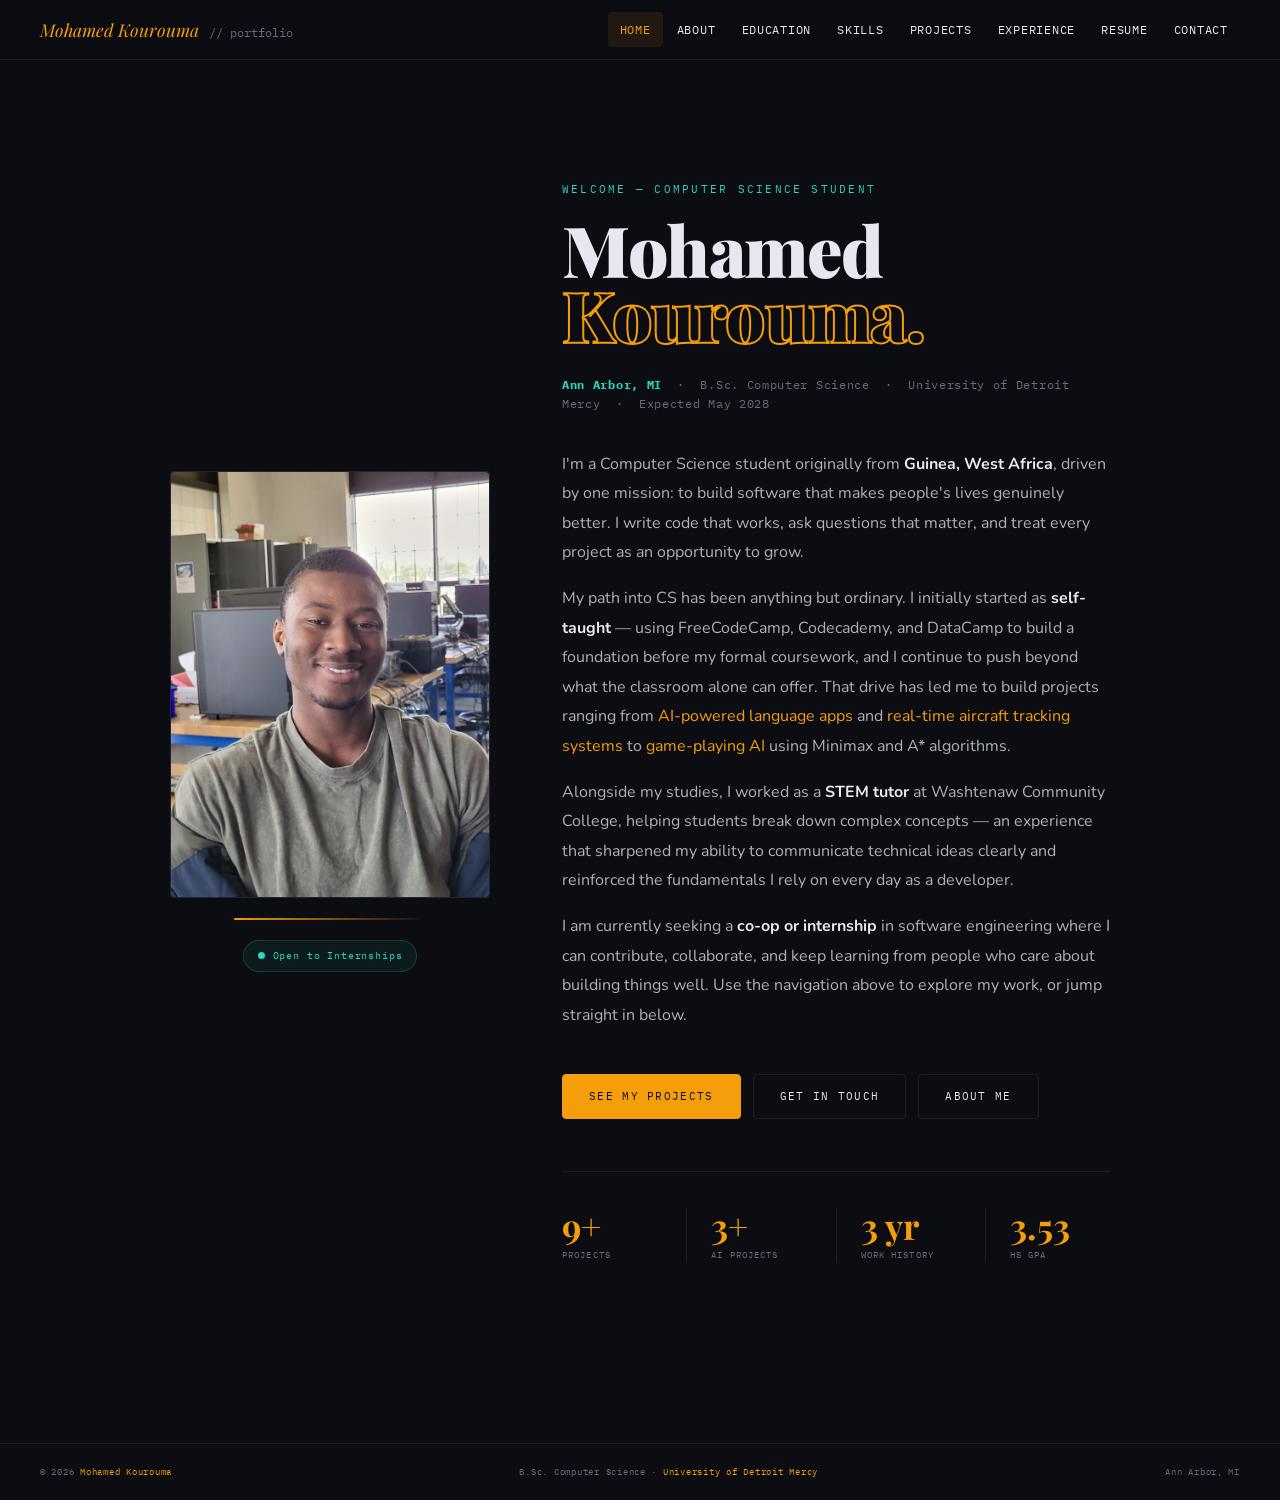
<file: index.html>
<!DOCTYPE html>
<html lang="en">
<head>
  <meta charset="UTF-8"/>
  <meta name="viewport" content="width=device-width, initial-scale=1.0"/>
  <title>Mohamed Kourouma | Portfolio</title>
  <link href="https://fonts.googleapis.com/css2?family=Playfair+Display:ital,wght@0,400;0,700;0,900;1,400;1,700&family=IBM+Plex+Mono:wght@300;400;500&family=Nunito:wght@300;400;600;700&display=swap" rel="stylesheet"/>
  <link rel="stylesheet" href="style.css"/>
  <style>

    /* ── Hero layout: photo left, text right ── */
    .hero-layout {
      display: grid;
      grid-template-columns: 320px 1fr;
      gap: 72px;
      align-items: center;
      min-height: calc(100vh - 60px);
      padding: 60px 0 80px;
    }

    /* ── Photo column ── */
    .hero-photo-col { display: flex; flex-direction: column; align-items: center; gap: 20px; }

    .hero-photo {
      width: 100%;
      aspect-ratio: 3/4;
      background: var(--bg2);
      border: 1px solid var(--border);
      border-radius: var(--r);
      position: relative; overflow: hidden;
      display: flex; flex-direction: column;
      align-items: center; justify-content: center;
    }
    .hero-photo::before {
      content: '';
      position: absolute; inset: 0;
      background: linear-gradient(160deg, rgba(245,158,11,.08) 0%, transparent 55%);
    }
    /* ↓ When you have a real photo, replace everything inside .hero-photo
         with: <img src="photo.jpg" style="width:100%;height:100%;object-fit:cover;border-radius:4px"/> */
    .hero-photo .initials {
      font-family: var(--serif); font-size: 5.5rem; font-weight: 900;
      color: rgba(245,158,11,.15); letter-spacing: -.04em; z-index: 1;
    }
    .hero-photo .photo-hint {
      position: absolute; bottom: 14px;
      font-family: var(--mono); font-size: .58rem;
      color: var(--muted); letter-spacing: .1em;
      text-align: center; line-height: 1.6; z-index: 1;
    }

    /* decorative accent line under photo */
    .hero-photo-col .accent-line {
      width: 60%; height: 2px;
      background: linear-gradient(to right, var(--amber), transparent);
      border-radius: 2px;
    }

    /* status badge */
    .status-badge {
      display: flex; align-items: center; gap: 8px;
      font-family: var(--mono); font-size: .65rem;
      color: var(--teal); letter-spacing: .08em;
      background: rgba(45,212,191,.07);
      border: 1px solid rgba(45,212,191,.2);
      padding: 6px 14px; border-radius: 20px;
    }
    .status-dot {
      width: 7px; height: 7px; border-radius: 50%;
      background: var(--teal); animation: pulse 1.8s ease infinite;
    }
    @keyframes pulse {
      0%,100% { opacity:1; transform:scale(1); }
      50%      { opacity:.5; transform:scale(.8); }
    }

    /* ── Text column ── */
    .hero-text-col { display: flex; flex-direction: column; }

    .h-eyebrow {
      font-family: var(--mono); font-size: .7rem;
      letter-spacing: .2em; color: var(--teal);
      text-transform: uppercase; margin-bottom: 18px;
    }

    .h-name {
      font-family: var(--serif);
      font-size: clamp(3rem, 5.5vw, 6rem);
      font-weight: 900; line-height: .92;
      letter-spacing: -.02em; margin-bottom: 28px;
    }
    .h-name .fn { color: var(--text); }
    .h-name .ln { color: transparent; -webkit-text-stroke: 2px var(--amber); display: block; }

    .h-origin {
      font-family: var(--mono); font-size: .72rem;
      color: var(--muted); letter-spacing: .06em;
      margin-bottom: 36px;
    }
    .h-origin strong { color: var(--teal); }

    /* Welcome paragraphs */
    .h-welcome { display: flex; flex-direction: column; gap: 16px; margin-bottom: 44px; }
    .h-welcome p {
      font-size: 1rem; color: rgba(232,230,240,.75);
      line-height: 1.85;
    }
    .h-welcome p strong { color: var(--text); }
    .h-welcome p em { font-style: italic; color: var(--amber); font-style: normal; }

    /* CTA buttons */
    .h-cta { display: flex; gap: 12px; flex-wrap: wrap; margin-bottom: 52px; }

    /* Stats row */
    .h-stats {
      display: flex;
      padding-top: 36px;
      border-top: 1px solid var(--border);
      flex-wrap: wrap;
      gap: 0;
    }
    .hst {
      flex: 1; min-width: 90px;
      padding-right: 24px; margin-right: 24px;
      border-right: 1px solid var(--border);
    }
    .hst:last-child { border-right: none; padding-right: 0; margin-right: 0; }
    .hst-n {
      font-family: var(--serif); font-size: 2.2rem; font-weight: 700;
      color: var(--amber); line-height: 1; margin-bottom: 4px;
    }
    .hst-l {
      font-family: var(--mono); font-size: .58rem;
      letter-spacing: .12em; text-transform: uppercase; color: var(--muted);
    }

    /* ── Responsive ── */
    @media (max-width: 860px) {
      .hero-layout {
        grid-template-columns: 1fr;
        gap: 40px;
        padding: 40px 0 80px;
      }
      .hero-photo-col {
        flex-direction: row;
        align-items: flex-start;
        gap: 24px;
      }
      .hero-photo { width: 140px; aspect-ratio: 1; flex-shrink: 0; }
      .hero-photo .initials { font-size: 3rem; }
      .accent-line { display: none; }
    }
    @media (max-width: 480px) {
      .h-name { font-size: 3rem; }
      .hero-photo-col { flex-direction: column; align-items: center; }
      .hero-photo { width: 180px; }
    }
  </style>
</head>
<body>

  <!-- NAV -->
  <nav id="topnav">
    <a class="nav-logo" href="index.html">Mohamed Kourouma <span>// portfolio</span></a>
    <ul class="nav-links">
      <li><a href="index.html" class="active">Home</a></li>
      <li><a href="about.html">About</a></li>
      <li><a href="education.html">Education</a></li>
      <li><a href="skills.html">Skills</a></li>
      <li><a href="projects.html">Projects</a></li>
      <li><a href="experience.html">Experience</a></li>
      <li><a href="resume.html">Resume</a></li>
      <li><a href="contact.html">Contact</a></li>
    </ul>
    <div id="hamburger" onclick="toggleMenu()">
      <span></span><span></span><span></span>
    </div>
  </nav>

  <!-- Mobile menu -->
  <div class="mobile-menu" id="mobileMenu">
    <a href="index.html" class="active">Home</a>
    <a href="about.html">About</a>
    <a href="education.html">Education</a>
    <a href="skills.html">Skills</a>
    <a href="projects.html">Projects</a>
    <a href="experience.html">Experience</a>
    <a href="resume.html">Resume</a>
    <a href="contact.html">Contact</a>
  </div>

  <!-- CONTENT -->
  <div class="page-content">
    <div class="page-wrap">
      <div class="hero-layout">

        <!-- LEFT: Photo -->
        <div class="hero-photo-col">
          <div class="hero-photo">
            <img src="photo1.jpg" style="width:100%;height:100%;object-fit:cover;border-radius:4px"/>
          </div>
          <div class="accent-line"></div>
          <div class="status-badge">
            <div class="status-dot"></div>
            Open to Internships
          </div>
        </div>

        <!-- RIGHT: Text -->
        <div class="hero-text-col">

          <div class="h-eyebrow">Welcome — Computer Science Student</div>

          <h1 class="h-name">
            <span class="fn">Mohamed</span>
            <span class="ln">Kourouma.</span>
          </h1>

          <div class="h-origin">
            <strong>Ann Arbor, MI</strong> &nbsp;·&nbsp;
            B.Sc. Computer Science &nbsp;·&nbsp;
            University of Detroit Mercy &nbsp;·&nbsp;
            Expected May 2028
          </div>

          <div class="h-welcome">
            <p>
              I'm a Computer Science student originally from
              <strong>Guinea, West Africa</strong>, driven by one mission:
              to build software that makes people's lives genuinely better.
              I write code that works, ask questions that matter, and treat
              every project as an opportunity to grow.
            </p>
            <p>
              My path into CS has been anything but ordinary. I initially
              started as <strong>self-taught</strong> — using FreeCodeCamp, Codecademy,
              and DataCamp to build a foundation before my formal coursework, and I
              continue to push beyond what the classroom alone can offer. That drive
              has led me to build projects ranging from <em>AI-powered language apps</em>
              and <em>real-time aircraft tracking systems</em> to
              <em>game-playing AI</em> using Minimax and A* algorithms.
            </p>
            <p>
              Alongside my studies, I worked as a
              <strong>STEM tutor</strong> at Washtenaw Community College,
              helping students break down complex concepts — an experience that
              sharpened my ability to communicate technical ideas clearly and
              reinforced the fundamentals I rely on every day as a developer.
            </p>
            <p>
              I am currently seeking a <strong>co-op or internship</strong> in
              software engineering where I can contribute, collaborate, and
              keep learning from people who care about building things well.
              Use the navigation above to explore my work, or jump straight in below.
            </p>
          </div>

          <div class="h-cta">
            <a href="projects.html" class="btn btn-amber">See My Projects</a>
            <a href="contact.html"  class="btn btn-outline">Get in Touch</a>
            <a href="about.html"    class="btn btn-outline">About Me</a>
          </div>

          <div class="h-stats">
            <div class="hst"><div class="hst-n">9+</div><div class="hst-l">Projects</div></div>
            <div class="hst"><div class="hst-n">3+</div><div class="hst-l">AI Projects</div></div>
            <div class="hst"><div class="hst-n">3 yr</div><div class="hst-l">Work History</div></div>
            <div class="hst"><div class="hst-n">3.53</div><div class="hst-l">HS GPA</div></div>
          </div>

        </div>
      </div>
    </div>
  </div>

  <footer id="footer">
    <span>© 2026 <em>Mohamed Kourouma</em></span>
    <span>B.Sc. Computer Science · <em>University of Detroit Mercy</em></span>
    <span>Ann Arbor, MI</span>
  </footer>

  <script>
    let menuOpen = false;
    function toggleMenu() {
      menuOpen = !menuOpen;
      document.getElementById('mobileMenu').style.display = menuOpen ? 'flex' : 'none';
    }
  </script>
</body>
</html>
</file>
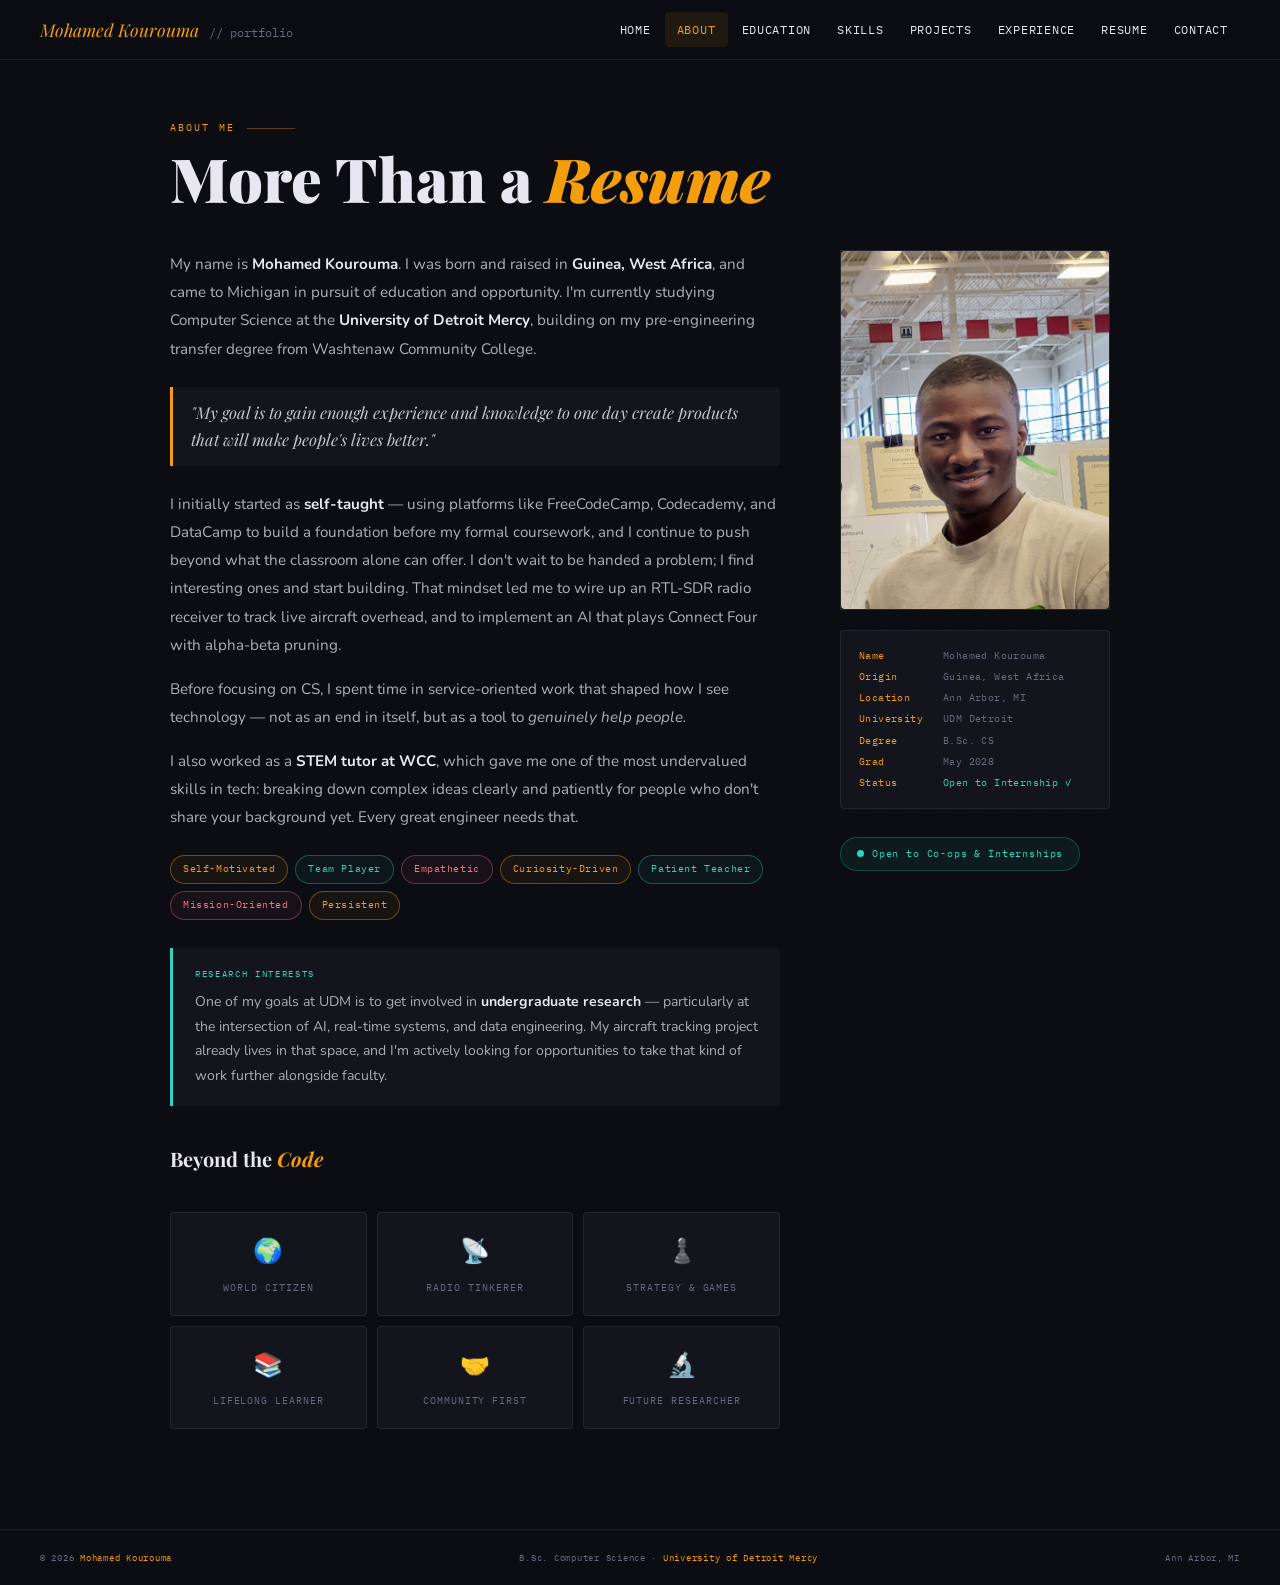
<file: about.html>
<!DOCTYPE html>
<html lang="en">
<head>
  <meta charset="UTF-8"/>
  <meta name="viewport" content="width=device-width, initial-scale=1.0"/>
  <title>About | Mohamed Kourouma</title>
  <link href="https://fonts.googleapis.com/css2?family=Playfair+Display:ital,wght@0,400;0,700;0,900;1,400;1,700&family=IBM+Plex+Mono:wght@300;400;500&family=Nunito:wght@300;400;600;700&display=swap" rel="stylesheet"/>
  <link rel="stylesheet" href="style.css"/>
  <style>
    .ab-grid {
      display: grid;
      grid-template-columns: 1fr 270px;
      gap: 60px; align-items: start;
    }
    .ab-text p {
      font-size: .95rem; color: rgba(232,230,240,.75);
      line-height: 1.85; margin-bottom: 16px;
    }
    .ab-text p strong { color: var(--text); }
    .ab-text blockquote {
      border-left: 3px solid var(--amber);
      padding: 12px 18px; margin: 24px 0;
      background: var(--bg2);
      font-family: var(--serif); font-style: italic;
      font-size: 1.02rem; color: rgba(232,230,240,.85);
      border-radius: 0 var(--r) var(--r) 0;
    }
    .traits { display: flex; flex-wrap: wrap; gap: 7px; margin-top: 24px; }

    /* Photo box */
    .photo-box {
      width: 100%; aspect-ratio: 3/4;
      background: var(--bg2); border: 1px solid var(--border);
      display: flex; flex-direction: column;
      align-items: center; justify-content: center;
      position: relative; overflow: hidden; margin-bottom: 20px;
    }
    .photo-box::before {
      content: ''; position: absolute; inset: 0;
      background: linear-gradient(135deg, rgba(245,158,11,.07) 0%, transparent 60%);
    }
    .photo-initials {
      font-family: var(--serif); font-size: 4.5rem; font-weight: 900;
      color: rgba(245,158,11,.12); letter-spacing: -.05em;
    }
    .photo-note {
      position: absolute; bottom: 12px;
      font-family: var(--mono); font-size: .56rem;
      color: var(--muted); letter-spacing: .1em;
      text-align: center; line-height: 1.5;
    }

    /* Info card */
    .info-card {
      background: var(--bg2); border: 1px solid var(--border);
      padding: 18px; border-radius: var(--r); margin-bottom: 12px;
    }
    .ir {
      display: flex; gap: 8px;
      font-family: var(--mono); font-size: .63rem;
      color: var(--muted); letter-spacing: .04em;
      margin-bottom: 7px; line-height: 1.4;
    }
    .ir:last-child { margin-bottom: 0; }
    .ir .k { color: var(--amber); min-width: 76px; }

    /* Beyond grid */
    .beyond-grid {
      display: grid; grid-template-columns: repeat(3,1fr);
      gap: 10px; margin-top: 36px;
    }
    .beyond-card {
      background: var(--bg2); border: 1px solid var(--border);
      padding: 18px 14px; text-align: center;
      border-radius: var(--r);
      transition: border-color .25s, background .25s;
    }
    .beyond-card:hover { border-color: rgba(245,158,11,.3); background: var(--bg3); }
    .bc-icon  { font-size: 1.5rem; margin-bottom: 8px; }
    .bc-label {
      font-family: var(--mono); font-size: .6rem;
      letter-spacing: .1em; text-transform: uppercase; color: var(--muted);
    }

    @media (max-width: 800px) {
      .ab-grid { grid-template-columns: 1fr; }
      .photo-box { max-height: 240px; aspect-ratio: auto; }
      .beyond-grid { grid-template-columns: 1fr 1fr; }
    }
    @media (max-width: 480px) {
      .beyond-grid { grid-template-columns: 1fr; }
    }
  </style>
</head>
<body>

  <nav id="topnav">
    <a class="nav-logo" href="index.html">Mohamed Kourouma <span>// portfolio</span></a>
    <ul class="nav-links">
      <li><a href="index.html">Home</a></li>
      <li><a href="about.html" class="active">About</a></li>
      <li><a href="education.html">Education</a></li>
      <li><a href="skills.html">Skills</a></li>
      <li><a href="projects.html">Projects</a></li>
      <li><a href="experience.html">Experience</a></li>
      <li><a href="resume.html">Resume</a></li>
      <li><a href="contact.html">Contact</a></li>
    </ul>
    <div id="hamburger" onclick="toggleMenu()"><span></span><span></span><span></span></div>
  </nav>
  <div class="mobile-menu" id="mobileMenu">
    <a href="index.html">Home</a>
    <a href="about.html" class="active">About</a>
    <a href="education.html">Education</a>
    <a href="skills.html">Skills</a>
    <a href="projects.html">Projects</a>
    <a href="experience.html">Experience</a>
    <a href="resume.html">Resume</a>
    <a href="contact.html">Contact</a>
  </div>

  <div class="page-content">
    <div class="page-wrap">

      <div class="pg-label">About Me</div>
      <h1 class="pg-title">More Than a <em>Resume</em></h1>

      <div class="ab-grid">

        <!-- Left: text -->
        <div class="ab-text">
          <p>My name is <strong>Mohamed Kourouma</strong>. I was born and raised in
          <strong>Guinea, West Africa</strong>, and came to Michigan in pursuit of
          education and opportunity. I'm currently studying Computer Science at the
          <strong>University of Detroit Mercy</strong>, building on my pre-engineering
          transfer degree from Washtenaw Community College.</p>

          <blockquote>
            "My goal is to gain enough experience and knowledge to one day create
            products that will make people's lives better."
          </blockquote>

          <p>I initially started as <strong>self-taught</strong> — using platforms like
          FreeCodeCamp, Codecademy, and DataCamp to build a foundation before my formal
          coursework, and I continue to push beyond what the classroom alone can offer. I don't wait to be handed a problem; I find interesting ones
          and start building. That mindset led me to wire up an RTL-SDR radio receiver
          to track live aircraft overhead, and to implement an AI that plays Connect
          Four with alpha-beta pruning.</p>

          <p>Before focusing on CS, I spent time in service-oriented work that shaped how I see technology — not as an end in itself, but as a tool to <em>genuinely help people.</em></p>

          <p>I also worked as a <strong>STEM tutor at WCC</strong>, which gave me one
          of the most undervalued skills in tech: breaking down complex ideas clearly
          and patiently for people who don't share your background yet. Every great
          engineer needs that.</p>

          <div class="traits">
            <span class="chip ch-a">Self-Motivated</span>
            <span class="chip ch-t">Team Player</span>
            <span class="chip ch-r">Empathetic</span>
            <span class="chip ch-a">Curiosity-Driven</span>
            <span class="chip ch-t">Patient Teacher</span>
            <span class="chip ch-r">Mission-Oriented</span>
            <span class="chip ch-a">Persistent</span>
          </div>

          <div style="margin-top:28px;padding:18px 22px;background:var(--bg2);border-left:3px solid var(--teal);border-radius:0 var(--r) var(--r) 0;">
            <div style="font-family:var(--mono);font-size:.58rem;letter-spacing:.18em;text-transform:uppercase;color:var(--teal);margin-bottom:8px;">Research Interests</div>
            <p style="font-size:.88rem;color:rgba(232,230,240,.72);line-height:1.75;margin:0;">
              One of my goals at UDM is to get involved in <strong>undergraduate research</strong> — particularly at the intersection of AI, real-time systems, and data engineering. My aircraft tracking project already lives in that space, and I'm actively looking for opportunities to take that kind of work further alongside faculty.
            </p>
          </div>

          <h2 style="font-family:var(--serif);font-size:1.25rem;font-weight:700;margin:36px 0 14px">
            Beyond the <em style="color:var(--amber)">Code</em>
          </h2>
          <div class="beyond-grid">
            <div class="beyond-card"><div class="bc-icon">🌍</div><div class="bc-label">World Citizen</div></div>
            <div class="beyond-card"><div class="bc-icon">📡</div><div class="bc-label">Radio Tinkerer</div></div>
            <div class="beyond-card"><div class="bc-icon">♟️</div><div class="bc-label">Strategy &amp; Games</div></div>
            <div class="beyond-card"><div class="bc-icon">📚</div><div class="bc-label">Lifelong Learner</div></div>
            <div class="beyond-card"><div class="bc-icon">🤝</div><div class="bc-label">Community First</div></div>
            <div class="beyond-card"><div class="bc-icon">🔬</div><div class="bc-label">Future Researcher</div></div>
          </div>
        </div>

        <!-- Right: sidebar -->
        <div>
          <div class="photo-box">
            <img src="photo2.jpg" style="width:100%;height:100%;object-fit:cover;border-radius:4px"/>
          </div>
          <div class="info-card">
            <div class="ir"><span class="k">Name</span> Mohamed Kourouma</div>
            <div class="ir"><span class="k">Origin</span> Guinea, West Africa</div>
            <div class="ir"><span class="k">Location</span> Ann Arbor, MI</div>
            <div class="ir"><span class="k">University</span> UDM Detroit</div>
            <div class="ir"><span class="k">Degree</span> B.Sc. CS</div>
            <div class="ir"><span class="k">Grad</span> May 2028</div>
            <div class="ir"><span class="k">Status</span><span style="color:var(--teal)">Open to Internship ✓</span></div>
          </div>
          <div class="avail"><div class="avail-dot"></div>Open to Co-ops &amp; Internships</div>
        </div>

      </div>
    </div>
  </div>

  <footer id="footer">
    <span>© 2026 <em>Mohamed Kourouma</em></span>
    <span>B.Sc. Computer Science · <em>University of Detroit Mercy</em></span>
    <span>Ann Arbor, MI</span>
  </footer>

  <script>
    let menuOpen = false;
    function toggleMenu() {
      menuOpen = !menuOpen;
      document.getElementById('mobileMenu').style.display = menuOpen ? 'flex' : 'none';
    }
  </script>
</body>
</html>
</file>
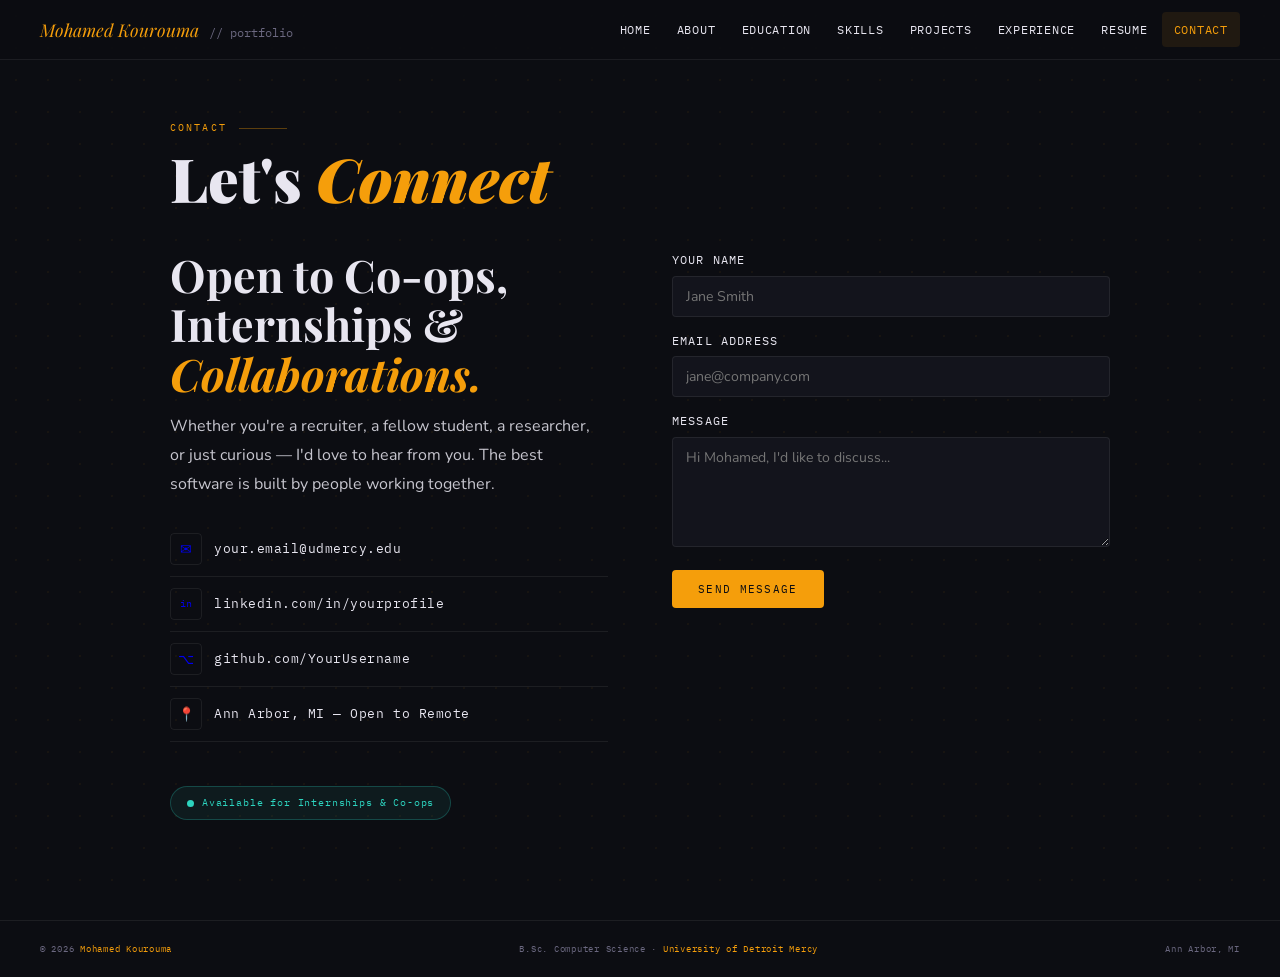
<file: contact.html>
<!DOCTYPE html>
<html lang="en">
<head>
  <meta charset="UTF-8"/>
  <meta name="viewport" content="width=device-width, initial-scale=1.0"/>
  <title>Contact | Mohamed Kourouma</title>
  <link href="https://fonts.googleapis.com/css2?family=Playfair+Display:ital,wght@0,400;0,700;0,900;1,400;1,700&family=IBM+Plex+Mono:wght@300;400;500&family=Nunito:wght@300;400;600;700&display=swap" rel="stylesheet"/>
  <link rel="stylesheet" href="style.css"/>
  <style>
    .ct-layout {
      display: grid; grid-template-columns: 1fr 1fr;
      gap: 64px; align-items: start;
    }
    .ct-heading {
      font-family: var(--serif);
      font-size: clamp(1.8rem, 4vw, 2.8rem);
      font-weight: 700; line-height: 1.1; margin-bottom: 14px;
    }
    .ct-heading em { font-style: italic; color: var(--amber); }
    .ct-blurb {
      font-size: 1rem; color: rgba(232,230,240,.85);
      line-height: 1.8; margin-bottom: 24px;
    }

    .c-link {
      display: flex; align-items: center; gap: 12px;
      text-decoration: none;
      padding: 11px 0; border-bottom: 1px solid var(--border);
      transition: border-color .2s;
    }
    .c-link:hover { border-color: rgba(245,158,11,.3); }
    .c-icon {
      width: 32px; height: 32px;
      border: 1px solid var(--border); border-radius: var(--r);
      display: flex; align-items: center; justify-content: center;
      font-size: .85rem; flex-shrink: 0;
      transition: border-color .2s, background .2s;
    }
    .c-link:hover .c-icon { border-color: var(--amber); background: rgba(245,158,11,.06); }
    .c-text {
      font-family: var(--mono); font-size: .82rem;
      color: var(--text); letter-spacing: .04em; transition: color .2s;
    }
    .c-link:hover .c-text { color: var(--amber); }

    /* Form */
    .cf { display: flex; flex-direction: column; gap: 14px; }
    .cf label {
      font-family: var(--mono); font-size: .72rem;
      letter-spacing: .1em; text-transform: uppercase;
      color: var(--text); display: block; margin-bottom: 6px;
    }
    .cf input, .cf textarea {
      width: 100%; background: var(--bg2);
      border: 1px solid var(--border); color: var(--text);
      font-family: var(--sans); font-size: .88rem;
      padding: 10px 13px; border-radius: var(--r);
      outline: none; resize: vertical; transition: border-color .2s;
    }
    .cf input:focus, .cf textarea:focus { border-color: var(--amber); }
    .cf textarea { min-height: 110px; }

    @media (max-width: 800px) {
      .ct-layout { grid-template-columns: 1fr; gap: 40px; }
    }
  </style>
</head>
<body>

  <nav id="topnav">
    <a class="nav-logo" href="index.html">Mohamed Kourouma <span>// portfolio</span></a>
    <ul class="nav-links">
      <li><a href="index.html">Home</a></li>
      <li><a href="about.html">About</a></li>
      <li><a href="education.html">Education</a></li>
      <li><a href="skills.html">Skills</a></li>
      <li><a href="projects.html">Projects</a></li>
      <li><a href="experience.html">Experience</a></li>
      <li><a href="resume.html">Resume</a></li>
      <li><a href="contact.html" class="active">Contact</a></li>
    </ul>
    <div id="hamburger" onclick="toggleMenu()"><span></span><span></span><span></span></div>
  </nav>
  <div class="mobile-menu" id="mobileMenu">
    <a href="index.html">Home</a>
    <a href="about.html">About</a>
    <a href="education.html">Education</a>
    <a href="skills.html">Skills</a>
    <a href="projects.html">Projects</a>
    <a href="experience.html">Experience</a>
    <a href="contact.html" class="active">Contact</a>
  </div>

  <div class="page-content">
    <div class="page-wrap">

      <div class="pg-label">Contact</div>
      <h1 class="pg-title">Let's <em>Connect</em></h1>

      <div class="ct-layout">

        <!-- Left -->
        <div>
          <h2 class="ct-heading">
            Open to Co-ops,<br/>
            Internships &amp;<br/>
            <em>Collaborations.</em>
          </h2>
          <p class="ct-blurb">
            Whether you're a recruiter, a fellow student, a researcher, or just curious —
            I'd love to hear from you. The best software is built by people working together.
          </p>

          <div style="margin-bottom:28px">
            <a href="mailto:your.email@udmercy.edu" class="c-link">
              <div class="c-icon">✉</div>
              <div class="c-text">your.email@udmercy.edu</div>
            </a>
            <a href="https://linkedin.com/in/yourprofile" target="_blank" class="c-link">
              <div class="c-icon" style="font-family:var(--mono);font-size:.65rem">in</div>
              <div class="c-text">linkedin.com/in/yourprofile</div>
            </a>
            <a href="https://github.com/YourUsername" target="_blank" class="c-link">
              <div class="c-icon">⌥</div>
              <div class="c-text">github.com/YourUsername</div>
            </a>
            <a href="#" class="c-link">
              <div class="c-icon">📍</div>
              <div class="c-text">Ann Arbor, MI — Open to Remote</div>
            </a>
          </div>

          <div class="avail">
            <div class="avail-dot"></div>
            Available for Internships &amp; Co-ops
          </div>
        </div>

        <!-- Right: form -->
        <div>
          <div class="cf">
            <div>
              <label>Your Name</label>
              <input type="text" id="cf-name" placeholder="Jane Smith"/>
            </div>
            <div>
              <label>Email Address</label>
              <input type="email" id="cf-email" placeholder="jane@company.com"/>
            </div>
            <div>
              <label>Message</label>
              <textarea id="cf-msg" placeholder="Hi Mohamed, I'd like to discuss..."></textarea>
            </div>
            <button
              class="btn btn-amber"
              onclick="handleSend(this)"
              style="border:none;cursor:pointer;align-self:flex-start">
              Send Message
            </button>
          </div>
        </div>

      </div>
    </div>
  </div>

  <footer id="footer">
    <span>© 2026 <em>Mohamed Kourouma</em></span>
    <span>B.Sc. Computer Science · <em>University of Detroit Mercy</em></span>
    <span>Ann Arbor, MI</span>
  </footer>

  <script>
    let menuOpen = false;
    function toggleMenu() {
      menuOpen = !menuOpen;
      document.getElementById('mobileMenu').style.display = menuOpen ? 'flex' : 'none';
    }

    function handleSend(btn) {
      const n = document.getElementById('cf-name').value.trim();
      const e = document.getElementById('cf-email').value.trim();
      if (!n || !e) {
        btn.textContent = '⚠ Fill in name & email first';
        btn.style.background = 'var(--rose)';
        setTimeout(() => { btn.textContent = 'Send Message'; btn.style.background = ''; }, 2500);
        return;
      }
      btn.textContent = '✓ Message Sent!';
      btn.style.background = 'var(--teal)'; btn.style.color = 'var(--bg)';
      setTimeout(() => {
        btn.textContent = 'Send Message';
        btn.style.background = ''; btn.style.color = '';
      }, 3000);
    }
  </script>
</body>
</html>
</file>
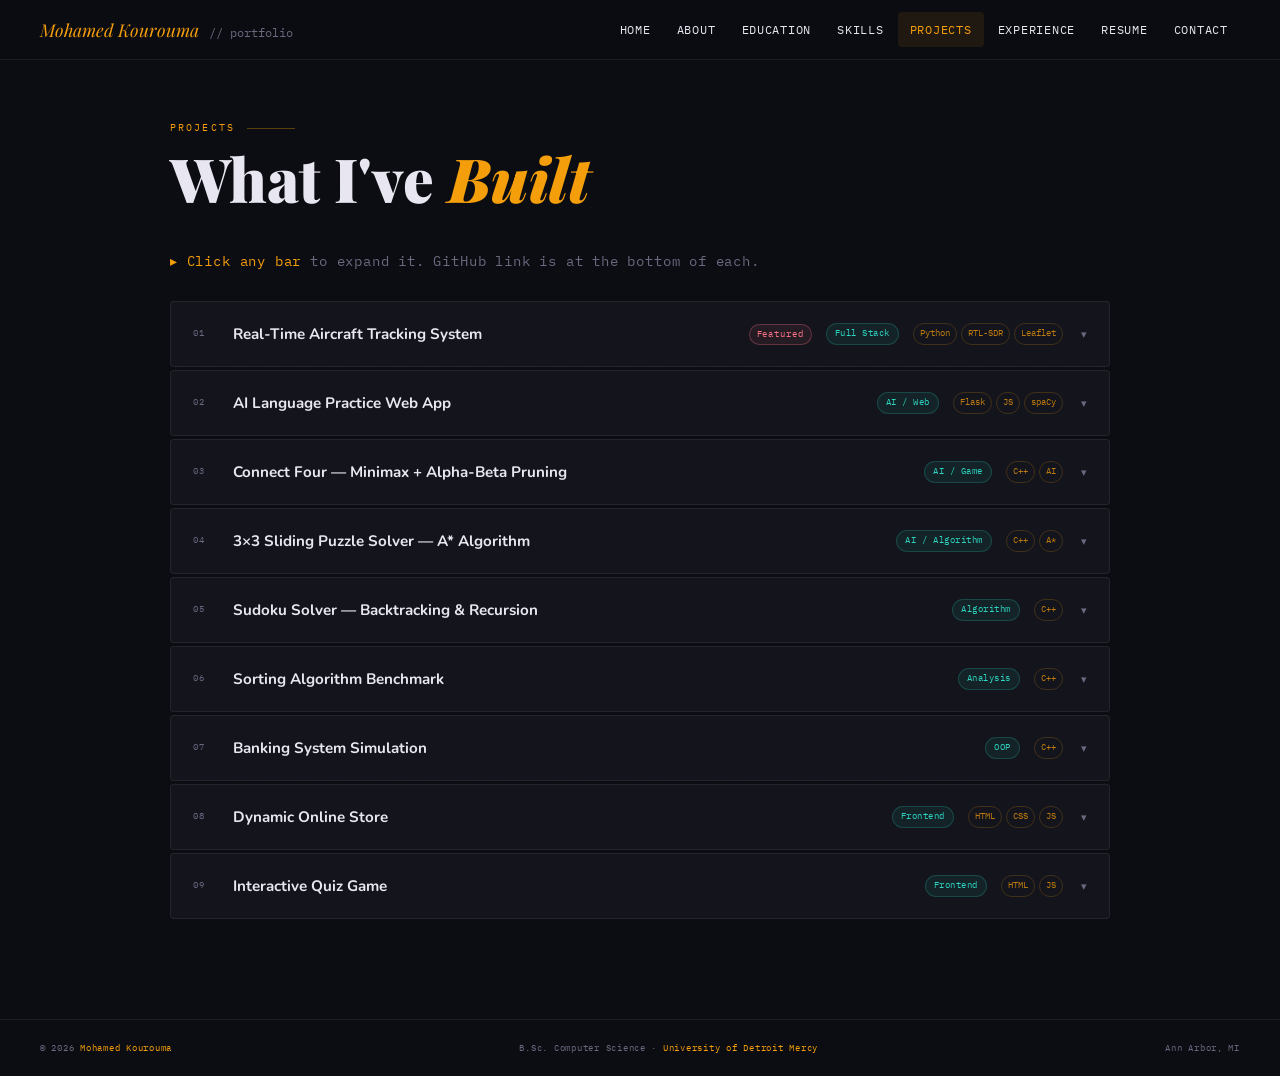
<file: projects.html>
<!DOCTYPE html>
<html lang="en">
<head>
  <meta charset="UTF-8"/>
  <meta name="viewport" content="width=device-width, initial-scale=1.0"/>
  <title>Projects | Mohamed Kourouma</title>
  <link href="https://fonts.googleapis.com/css2?family=Playfair+Display:ital,wght@0,400;0,700;0,900;1,400;1,700&family=IBM+Plex+Mono:wght@300;400;500&family=Nunito:wght@300;400;600;700&display=swap" rel="stylesheet"/>
  <link rel="stylesheet" href="style.css"/>
  <style>
    .proj-intro {
      font-size: .85rem; color: var(--muted);
      font-family: var(--mono); letter-spacing: .06em; margin-bottom: 28px;
    }
    .proj-intro span { color: var(--amber); }

    .proj-list { display: flex; flex-direction: column; gap: 3px; }

    /* ── Each project item ── */
    .proj-item {
      background: var(--bg2);
      border: 1px solid var(--border);
      border-radius: var(--r); overflow: hidden;
      transition: border-color .3s;
    }
    .proj-item:hover { border-color: rgba(245,158,11,.3); }
    .proj-item.open  { border-color: rgba(245,158,11,.55); }

    /* Clickable bar */
    .proj-bar {
      display: flex; align-items: center;
      padding: 0 22px; height: 64px;
      cursor: pointer; gap: 14px;
      transition: background .25s; user-select: none;
    }
    .proj-item:hover .proj-bar,
    .proj-item.open  .proj-bar { background: var(--bg3); }

    .proj-idx  {
      font-family: var(--mono); font-size: .57rem;
      color: var(--muted); letter-spacing: .1em;
      flex-shrink: 0; width: 26px;
    }
    .proj-tname {
      font-family: var(--sans); font-weight: 700;
      font-size: .95rem; flex: 1; line-height: 1.2;
    }
    .proj-type-tag {
      font-family: var(--mono); font-size: .57rem;
      padding: 2px 8px;
      background: rgba(45,212,191,.08);
      border: 1px solid rgba(45,212,191,.2);
      color: var(--teal); border-radius: 20px;
      letter-spacing: .06em; white-space: nowrap; flex-shrink: 0;
    }
    .lang-row { display: flex; gap: 4px; align-items: center; flex-shrink: 0; }
    .ltag {
      font-family: var(--mono); font-size: .57rem;
      padding: 2px 6px;
      border: 1px solid rgba(245,158,11,.2);
      color: rgba(245,158,11,.75);
      border-radius: 20px; white-space: nowrap;
    }
    .proj-feat {
      font-family: var(--mono); font-size: .54rem;
      padding: 2px 7px;
      background: rgba(251,113,133,.08);
      border: 1px solid rgba(251,113,133,.3);
      color: var(--rose); border-radius: 20px;
      letter-spacing: .1em; white-space: nowrap; flex-shrink: 0;
    }
    .proj-chev {
      font-size: .7rem; color: var(--muted);
      transition: transform .38s ease, color .2s;
      flex-shrink: 0; margin-left: 4px;
    }
    .proj-item.open .proj-chev { transform: rotate(180deg); color: var(--amber); }

    /* Expanding body */
    .proj-body {
      max-height: 0; overflow: hidden;
      transition: max-height .42s cubic-bezier(.23,1,.32,1);
    }
    .proj-item.open .proj-body { max-height: 320px; }

    .proj-content {
      padding: 18px 22px 22px 52px;
      border-top: 1px solid var(--border);
    }
    .proj-desc {
      font-size: .88rem; color: rgba(232,230,240,.72);
      line-height: 1.75; margin-bottom: 14px; max-width: 680px;
    }
    .proj-footer {
      display: flex; align-items: center;
      justify-content: space-between; flex-wrap: wrap; gap: 10px;
    }
    .proj-tags { display: flex; flex-wrap: wrap; gap: 4px; }
    .ptag {
      font-family: var(--mono); font-size: .57rem;
      padding: 2px 7px;
      border: 1px solid var(--border);
      color: rgba(232,230,240,.5);
      border-radius: var(--r);
    }
    .proj-gh {
      display: inline-flex; align-items: center; gap: 6px;
      font-family: var(--mono); font-size: .63rem;
      color: var(--amber); text-decoration: none;
      letter-spacing: .08em; text-transform: uppercase;
      border: 1px solid rgba(245,158,11,.3);
      padding: 5px 13px; border-radius: var(--r);
      transition: background .2s, color .2s;
    }
    .proj-gh:hover { background: rgba(245,158,11,.1); color: var(--amber2); }

    @media (max-width: 800px) {
      .lang-row, .proj-type-tag { display: none; }
    }
  </style>
</head>
<body>

  <nav id="topnav">
    <a class="nav-logo" href="index.html">Mohamed Kourouma <span>// portfolio</span></a>
    <ul class="nav-links">
      <li><a href="index.html">Home</a></li>
      <li><a href="about.html">About</a></li>
      <li><a href="education.html">Education</a></li>
      <li><a href="skills.html">Skills</a></li>
      <li><a href="projects.html" class="active">Projects</a></li>
      <li><a href="experience.html">Experience</a></li>
      <li><a href="resume.html">Resume</a></li>
      <li><a href="contact.html">Contact</a></li>
    </ul>
    <div id="hamburger" onclick="toggleMenu()"><span></span><span></span><span></span></div>
  </nav>
  <div class="mobile-menu" id="mobileMenu">
    <a href="index.html">Home</a>
    <a href="about.html">About</a>
    <a href="education.html">Education</a>
    <a href="skills.html">Skills</a>
    <a href="projects.html" class="active">Projects</a>
    <a href="experience.html">Experience</a>
    <a href="resume.html">Resume</a>
    <a href="contact.html">Contact</a>
  </div>

  <div class="page-content">
    <div class="page-wrap">

      <div class="pg-label">Projects</div>
      <h1 class="pg-title">What I've <em>Built</em></h1>
      <p class="proj-intro"><span>▸ Click any bar</span> to expand it. GitHub link is at the bottom of each.</p>

      <div class="proj-list">

        <!-- 01 -->
        <div class="proj-item" id="p1">
          <div class="proj-bar" onclick="toggleP('p1')">
            <span class="proj-idx">01</span>
            <span class="proj-tname">Real-Time Aircraft Tracking System</span>
            <span class="proj-feat">Featured</span>
            <span class="proj-type-tag">Full Stack</span>
            <div class="lang-row"><span class="ltag">Python</span><span class="ltag">RTL-SDR</span><span class="ltag">Leaflet</span></div>
            <span class="proj-chev">▾</span>
          </div>
          <div class="proj-body">
            <div class="proj-content">
              <p class="proj-desc">Built a real-time aircraft monitoring system using an RTL-SDR receiver and a 1090 MHz antenna to capture ADS-B transmissions from overhead planes. A Python pipeline (dump1090) decodes, filters, and stores live telemetry — position, altitude, speed, and identification — into a SQLite database, with ~65% of messages carrying valid positional data and updates every 1–2 seconds. Data is served to an interactive Leaflet map with live tracking, historical trip visualization, altitude-colored paths, and unsupervised clustering to detect climb, cruise, and descent phases. An end-to-end project spanning hardware signal capture, real-time data pipelines, and ML — built to understand how systems talk to each other at every layer.</p>
              <div class="proj-footer">
                <div class="proj-tags"><span class="ptag">Python</span><span class="ptag">RTL-SDR</span><span class="ptag">SQLite</span><span class="ptag">Leaflet.js</span><span class="ptag">Pandas</span><span class="ptag">FastAPI</span></div>
                <a href="https://github.com/MohamedK14" target="_blank" class="proj-gh">⌥ GitHub</a>
              </div>
            </div>
          </div>
        </div>

        <!-- 02 -->
        <div class="proj-item" id="p2">
          <div class="proj-bar" onclick="toggleP('p2')">
            <span class="proj-idx">02</span>
            <span class="proj-tname">AI Language Practice Web App</span>
            <span class="proj-type-tag">AI / Web</span>
            <div class="lang-row"><span class="ltag">Flask</span><span class="ltag">JS</span><span class="ltag">spaCy</span></div>
            <span class="proj-chev">▾</span>
          </div>
          <div class="proj-body">
            <div class="proj-content">
              <p class="proj-desc">A full-stack web app for practicing multiple languages with real-time AI feedback — built for Intro to AI at UDM. Features a real-time chat interface, spaCy-based grammar detection, and an AI API for multilingual conversation and correction. Flask backend handles REST API calls for efficient, context-aware feedback.</p>
              <div class="proj-footer">
                <div class="proj-tags"><span class="ptag">HTML/CSS/JS</span><span class="ptag">Python</span><span class="ptag">Flask</span><span class="ptag">spaCy</span><span class="ptag">NLP</span><span class="ptag">REST API</span></div>
                <a href="https://github.com/MohamedK14" target="_blank" class="proj-gh">⌥ GitHub</a>
              </div>
            </div>
          </div>
        </div>

        <!-- 03 -->
        <div class="proj-item" id="p3">
          <div class="proj-bar" onclick="toggleP('p3')">
            <span class="proj-idx">03</span>
            <span class="proj-tname">Connect Four — Minimax + Alpha-Beta Pruning</span>
            <span class="proj-type-tag">AI / Game</span>
            <div class="lang-row"><span class="ltag">C++</span><span class="ltag">AI</span></div>
            <span class="proj-chev">▾</span>
          </div>
          <div class="proj-body">
            <div class="proj-content">
              <p class="proj-desc">Two-player Connect Four with an unbeatable AI opponent. Implemented the Minimax algorithm with Alpha-Beta Pruning — dramatically reducing evaluated game states while maintaining optimal decisions. Deepened understanding of adversarial search, evaluation functions, and recursive game trees.</p>
              <div class="proj-footer">
                <div class="proj-tags"><span class="ptag">C++</span><span class="ptag">Minimax</span><span class="ptag">Alpha-Beta Pruning</span><span class="ptag">Game Theory</span></div>
                <a href="https://github.com/MohamedK14" target="_blank" class="proj-gh">⌥ GitHub</a>
              </div>
            </div>
          </div>
        </div>

        <!-- 04 -->
        <div class="proj-item" id="p4">
          <div class="proj-bar" onclick="toggleP('p4')">
            <span class="proj-idx">04</span>
            <span class="proj-tname">3×3 Sliding Puzzle Solver — A* Algorithm</span>
            <span class="proj-type-tag">AI / Algorithm</span>
            <div class="lang-row"><span class="ltag">C++</span><span class="ltag">A*</span></div>
            <span class="proj-chev">▾</span>
          </div>
          <div class="proj-body">
            <div class="proj-content">
              <p class="proj-desc">An optimal 8-puzzle solver using A* search with Manhattan distance heuristic. Finds the minimum number of moves from any valid start state to the goal. Demonstrates informed search, priority queues, heuristic design, and state-space representation.</p>
              <div class="proj-footer">
                <div class="proj-tags"><span class="ptag">C++</span><span class="ptag">A* Search</span><span class="ptag">Heuristics</span><span class="ptag">Priority Queue</span></div>
                <a href="https://github.com/MohamedK14" target="_blank" class="proj-gh">⌥ GitHub</a>
              </div>
            </div>
          </div>
        </div>

        <!-- 05 -->
        <div class="proj-item" id="p5">
          <div class="proj-bar" onclick="toggleP('p5')">
            <span class="proj-idx">05</span>
            <span class="proj-tname">Sudoku Solver — Backtracking &amp; Recursion</span>
            <span class="proj-type-tag">Algorithm</span>
            <div class="lang-row"><span class="ltag">C++</span></div>
            <span class="proj-chev">▾</span>
          </div>
          <div class="proj-body">
            <div class="proj-content">
              <p class="proj-desc">Solves any valid 9×9 Sudoku puzzle using backtracking and recursion. Fills cells one-by-one and backtracks on constraint violations — a clear illustration of constraint satisfaction and depth-first search.</p>
              <div class="proj-footer">
                <div class="proj-tags"><span class="ptag">C++</span><span class="ptag">Backtracking</span><span class="ptag">Recursion</span><span class="ptag">CSP</span></div>
                <a href="https://github.com/MohamedK14" target="_blank" class="proj-gh">⌥ GitHub</a>
              </div>
            </div>
          </div>
        </div>

        <!-- 06 -->
        <div class="proj-item" id="p6">
          <div class="proj-bar" onclick="toggleP('p6')">
            <span class="proj-idx">06</span>
            <span class="proj-tname">Sorting Algorithm Benchmark</span>
            <span class="proj-type-tag">Analysis</span>
            <div class="lang-row"><span class="ltag">C++</span></div>
            <span class="proj-chev">▾</span>
          </div>
          <div class="proj-body">
            <div class="proj-content">
              <p class="proj-desc">Performance analysis of QuickSort, MergeSort, and BubbleSort across sorted, reverse-sorted, and random datasets of varying sizes. Measures real runtimes and best/average/worst-case complexity — visualizing the gap between O(n²) and O(n log n).</p>
              <div class="proj-footer">
                <div class="proj-tags"><span class="ptag">C++</span><span class="ptag">QuickSort</span><span class="ptag">MergeSort</span><span class="ptag">BubbleSort</span><span class="ptag">Complexity</span></div>
                <a href="https://github.com/MohamedK14" target="_blank" class="proj-gh">⌥ GitHub</a>
              </div>
            </div>
          </div>
        </div>

        <!-- 07 -->
        <div class="proj-item" id="p7">
          <div class="proj-bar" onclick="toggleP('p7')">
            <span class="proj-idx">07</span>
            <span class="proj-tname">Banking System Simulation</span>
            <span class="proj-type-tag">OOP</span>
            <div class="lang-row"><span class="ltag">C++</span></div>
            <span class="proj-chev">▾</span>
          </div>
          <div class="proj-body">
            <div class="proj-content">
              <p class="proj-desc">Console-based banking system demonstrating OOP: inheritance, polymorphism, and encapsulation. Supports account creation, deposits, withdrawals, and transaction history. Built to bridge classroom OOP theory and real-world software design patterns.</p>
              <div class="proj-footer">
                <div class="proj-tags"><span class="ptag">C++</span><span class="ptag">OOP</span><span class="ptag">Inheritance</span><span class="ptag">Polymorphism</span></div>
                <a href="https://github.com/MohamedK14" target="_blank" class="proj-gh">⌥ GitHub</a>
              </div>
            </div>
          </div>
        </div>

        <!-- 08 -->
        <div class="proj-item" id="p8">
          <div class="proj-bar" onclick="toggleP('p8')">
            <span class="proj-idx">08</span>
            <span class="proj-tname">Dynamic Online Store</span>
            <span class="proj-type-tag">Frontend</span>
            <div class="lang-row"><span class="ltag">HTML</span><span class="ltag">CSS</span><span class="ltag">JS</span></div>
            <span class="proj-chev">▾</span>
          </div>
          <div class="proj-body">
            <div class="proj-content">
              <p class="proj-desc">Fully interactive online store — browse sections, add to cart, manage orders — with no page reloads. Built with vanilla JavaScript: DOM manipulation, event handling, and local state management with zero frameworks.</p>
              <div class="proj-footer">
                <div class="proj-tags"><span class="ptag">HTML</span><span class="ptag">CSS</span><span class="ptag">JavaScript</span><span class="ptag">DOM API</span></div>
                <a href="https://github.com/MohamedK14" target="_blank" class="proj-gh">⌥ GitHub</a>
              </div>
            </div>
          </div>
        </div>

        <!-- 09 -->
        <div class="proj-item" id="p9">
          <div class="proj-bar" onclick="toggleP('p9')">
            <span class="proj-idx">09</span>
            <span class="proj-tname">Interactive Quiz Game</span>
            <span class="proj-type-tag">Frontend</span>
            <div class="lang-row"><span class="ltag">HTML</span><span class="ltag">JS</span></div>
            <span class="proj-chev">▾</span>
          </div>
          <div class="proj-body">
            <div class="proj-content">
              <p class="proj-desc">Dynamic quiz web app with timed questions, live score tracking, instant feedback, and smooth transitions. Exercises component logic, UI design, and timer-based state management in pure HTML/CSS/JS.</p>
              <div class="proj-footer">
                <div class="proj-tags"><span class="ptag">HTML</span><span class="ptag">CSS</span><span class="ptag">JavaScript</span><span class="ptag">UX</span></div>
                <a href="https://github.com/MohamedK14" target="_blank" class="proj-gh">⌥ GitHub</a>
              </div>
            </div>
          </div>
        </div>

      </div><!-- /proj-list -->
    </div>
  </div>

  <footer id="footer">
    <span>© 2026 <em>Mohamed Kourouma</em></span>
    <span>B.Sc. Computer Science · <em>University of Detroit Mercy</em></span>
    <span>Ann Arbor, MI</span>
  </footer>

  <script>
    let menuOpen = false;
    function toggleMenu() {
      menuOpen = !menuOpen;
      document.getElementById('mobileMenu').style.display = menuOpen ? 'flex' : 'none';
    }

    function toggleP(id) {
      const el = document.getElementById(id);
      const wasOpen = el.classList.contains('open');
      document.querySelectorAll('.proj-item.open').forEach(p => p.classList.remove('open'));
      if (!wasOpen) el.classList.add('open');
    }
  </script>
</body>
</html>
</file>
<file: style.css>
/* =============================================
   style.css — Shared styles for all pages
   Mohamed Kourouma Portfolio
============================================= */

/* ── Variables & Reset ── */
*, *::before, *::after { box-sizing: border-box; margin: 0; padding: 0; }

:root {
  --bg:      #0c0d12;
  --bg2:     #13141c;
  --bg3:     #1a1c28;
  --bg4:     #22253a;
  --amber:   #f59e0b;
  --amber2:  #fbbf24;
  --teal:    #2dd4bf;
  --rose:    #fb7185;
  --text:    #e8e6f0;
  --muted:   #6b6880;
  --border:  rgba(255,255,255,0.07);
  --serif:   'Playfair Display', Georgia, serif;
  --mono:    'IBM Plex Mono', monospace;
  --sans:    'Nunito', sans-serif;
  --r:       4px;
}

html { scroll-behavior: smooth; }

body {
  background: var(--bg);
  color: var(--text);
  font-family: var(--sans);
  font-size: 16px;
  line-height: 1.7;
  overflow-x: hidden;
  min-height: 100vh;
}

::-webkit-scrollbar { width: 3px; }
::-webkit-scrollbar-track { background: var(--bg); }
::-webkit-scrollbar-thumb { background: var(--amber); border-radius: 2px; }

/* dot grid background */
body::before {
  content: '';
  position: fixed; inset: 0; z-index: 0; pointer-events: none;
  background-image: radial-gradient(rgba(245,158,11,0.05) 1px, transparent 1px);
  background-size: 32px 32px;
}

/* ── TOP NAV ── */
#topnav {
  position: fixed; top: 0; left: 0; right: 0; z-index: 999;
  height: 60px;
  display: flex; align-items: center; justify-content: space-between;
  padding: 0 40px;
  background: rgba(12,13,18,0.93);
  backdrop-filter: blur(16px);
  border-bottom: 1px solid var(--border);
}

.nav-logo {
  font-family: var(--serif);
  font-size: 1.1rem;
  font-style: italic;
  color: var(--amber);
  text-decoration: none;
  white-space: nowrap;
}
.nav-logo span {
  color: var(--muted);
  font-style: normal;
  font-size: 0.75rem;
  margin-left: 6px;
  font-family: var(--mono);
}

.nav-links {
  display: flex; gap: 2px;
  list-style: none;
  flex-wrap: wrap;
  justify-content: flex-end;
}
.nav-links li a {
  display: block;
  font-family: var(--mono);
  font-size: 0.78rem;
  letter-spacing: 0.06em;
  text-transform: uppercase;
  text-decoration: none;
  color: var(--text);
  padding: 7px 12px;
  border-radius: var(--r);
  transition: color .2s, background .2s;
}
.nav-links li a:hover { color: var(--text); background: var(--bg3); }
.nav-links li a.active { color: var(--amber); background: rgba(245,158,11,0.09); }

/* hamburger */
#hamburger {
  display: none;
  flex-direction: column; gap: 5px;
  cursor: pointer; padding: 4px;
}
#hamburger span {
  display: block; width: 22px; height: 2px;
  background: var(--text); border-radius: 2px; transition: .3s;
}

.mobile-menu {
  display: none;
  position: fixed; top: 60px; left: 0; right: 0; z-index: 998;
  background: rgba(12,13,18,0.97);
  padding: 16px 24px 24px;
  border-bottom: 1px solid var(--border);
  flex-direction: column; gap: 4px;
}
.mobile-menu a {
  font-family: var(--mono); font-size: 0.75rem; letter-spacing: 0.1em;
  text-transform: uppercase; text-decoration: none; color: var(--muted);
  padding: 10px 0; border-bottom: 1px solid var(--border); transition: color .2s;
}
.mobile-menu a.active { color: var(--amber); }
.mobile-menu a:hover { color: var(--text); }

/* ── PAGE WRAPPER ── */
.page-content {
  position: relative; z-index: 1;
  padding-top: 60px;
  min-height: 100vh;
  animation: pgIn .42s ease;
}
@keyframes pgIn {
  from { opacity: 0; transform: translateY(10px); }
  to   { opacity: 1; transform: translateY(0); }
}

.page-wrap {
  max-width: 1020px;
  margin: 0 auto;
  padding: 60px 40px 100px;
}

/* ── SECTION LABELS & TITLES ── */
.pg-label {
  font-family: var(--mono);
  font-size: 0.6rem; letter-spacing: 0.22em; text-transform: uppercase;
  color: var(--amber); margin-bottom: 10px;
  display: flex; align-items: center; gap: 12px;
}
.pg-label::after {
  content: ''; height: 1px; width: 48px;
  background: var(--amber); opacity: .35;
}

.pg-title {
  font-family: var(--serif);
  font-size: clamp(2rem, 5vw, 3.8rem);
  font-weight: 900; line-height: 1.05; margin-bottom: 40px;
}
.pg-title em { font-style: italic; color: var(--amber); }

/* ── BUTTONS ── */
.btn {
  font-family: var(--mono); font-size: 0.68rem;
  letter-spacing: 0.12em; text-transform: uppercase;
  padding: 12px 26px; border: 1px solid;
  text-decoration: none; cursor: pointer;
  border-radius: var(--r); transition: all .25s; display: inline-block;
}
.btn-amber { background: var(--amber); color: var(--bg); border-color: var(--amber); }
.btn-amber:hover { background: transparent; color: var(--amber); }
.btn-outline { background: transparent; color: var(--text); border-color: var(--border); }
.btn-outline:hover { border-color: var(--amber); color: var(--amber); }

/* ── AVAILABILITY BADGE ── */
.avail {
  display: inline-flex; align-items: center; gap: 8px;
  background: rgba(45,212,191,.07); border: 1px solid rgba(45,212,191,.25);
  color: var(--teal); font-family: var(--mono); font-size: 0.65rem;
  padding: 7px 16px; border-radius: 20px; letter-spacing: .08em; margin-top: 16px;
}
.avail-dot {
  width: 7px; height: 7px; border-radius: 50%;
  background: var(--teal); animation: pulse 1.8s ease infinite;
}
@keyframes pulse {
  0%,100% { opacity: 1; transform: scale(1); }
  50%      { opacity: .5; transform: scale(.8); }
}

/* ── TRAIT CHIPS ── */
.chip {
  font-family: var(--mono); font-size: .62rem;
  padding: 5px 12px; border-radius: 20px; border: 1px solid; letter-spacing: .06em;
}
.ch-a { border-color: rgba(245,158,11,.4);  color: var(--amber); background: rgba(245,158,11,.05); }
.ch-t { border-color: rgba(45,212,191,.35); color: var(--teal);  background: rgba(45,212,191,.05); }
.ch-r { border-color: rgba(251,113,133,.35);color: var(--rose);  background: rgba(251,113,133,.05); }

/* ── FOOTER ── */
#footer {
  position: relative; z-index: 1;
  border-top: 1px solid var(--border);
  padding: 20px 40px;
  display: flex; justify-content: space-between; align-items: center;
  font-family: var(--mono); font-size: 0.58rem;
  color: var(--muted); letter-spacing: .08em;
}
#footer em { color: var(--amber); font-style: normal; }

/* ── RESPONSIVE ── */
@media (max-width: 800px) {
  .nav-links  { display: none; }
  #hamburger  { display: flex; }
  .page-wrap  { padding: 36px 18px 80px; }
  #topnav     { padding: 0 18px; }
  #footer     { flex-direction: column; gap: 6px; text-align: center; padding: 14px 18px; }
}
</file>
